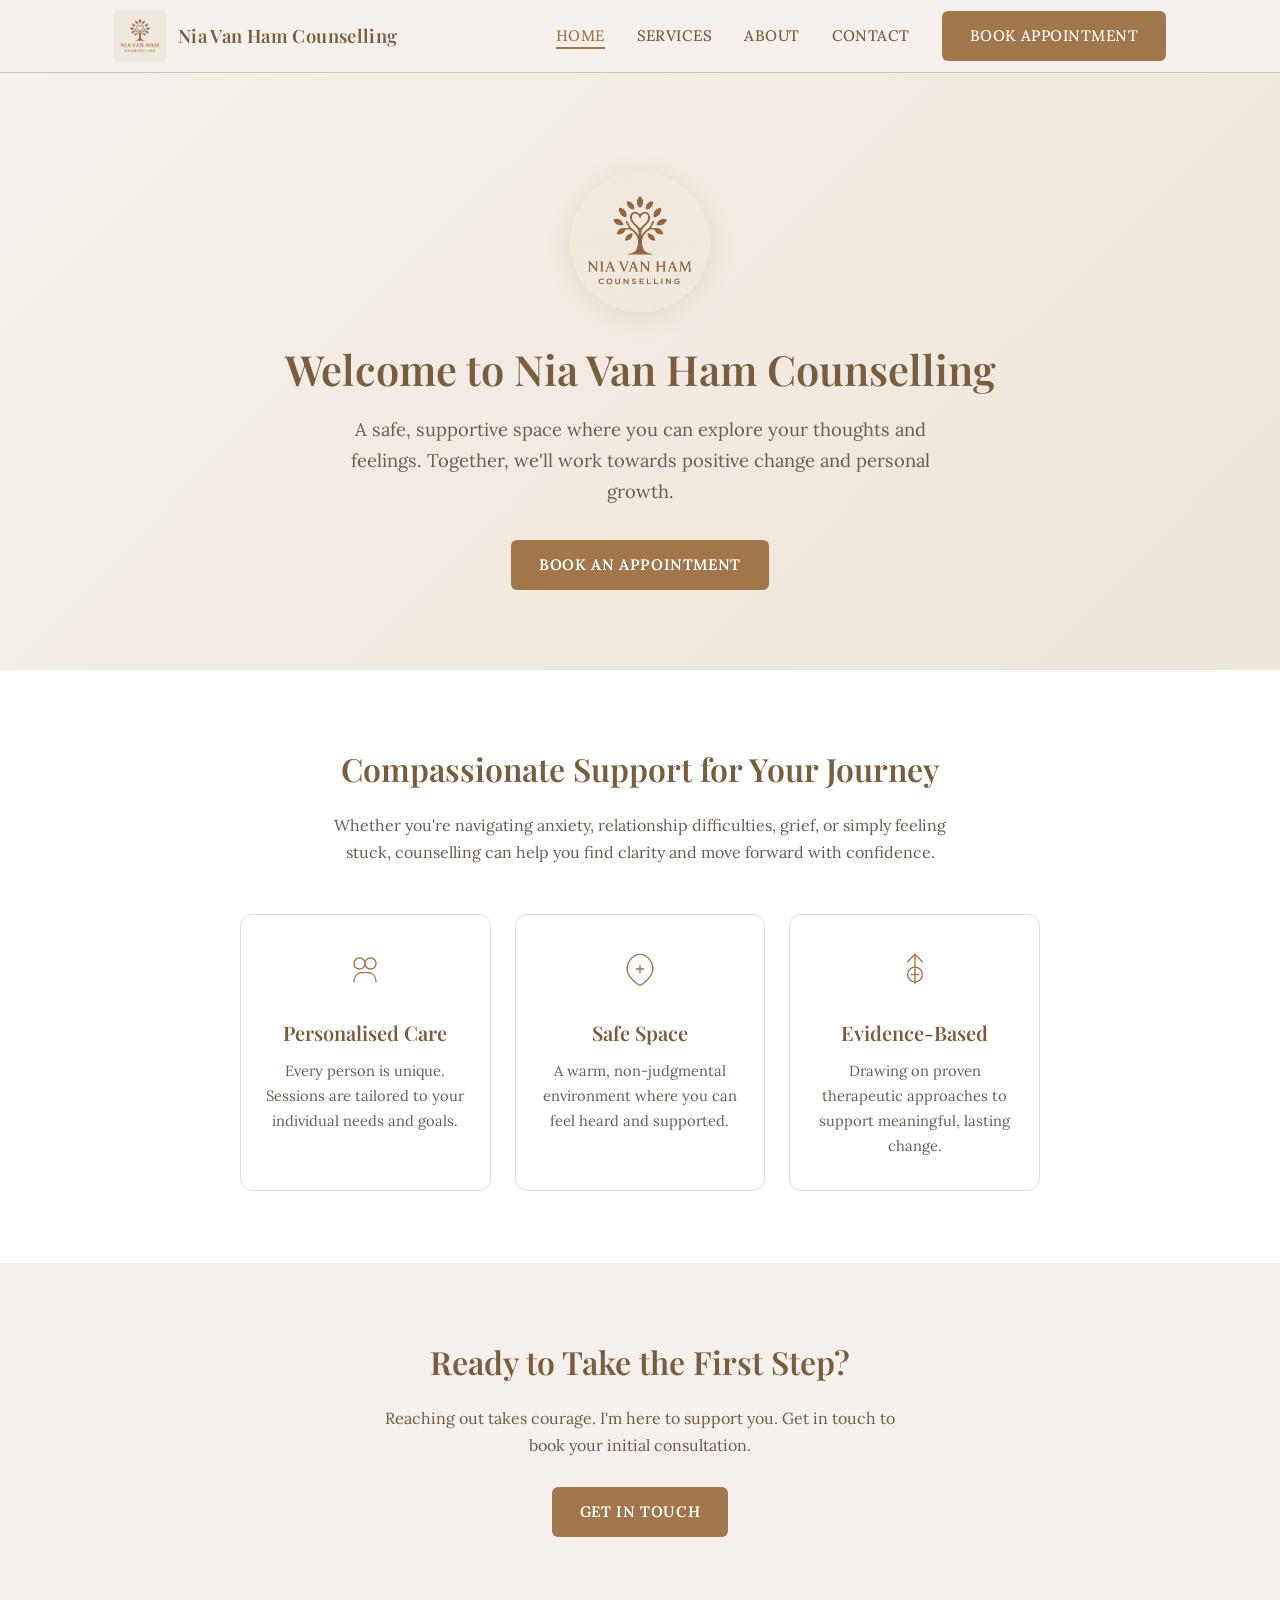
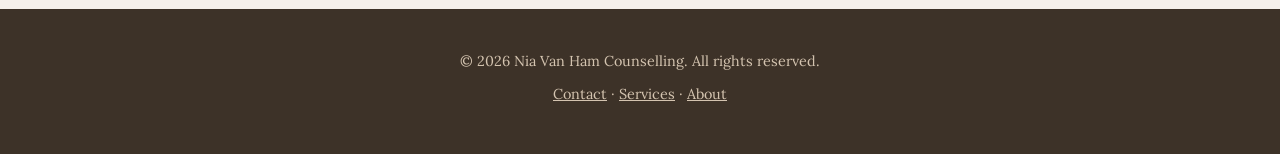
<file: index.html>
<!DOCTYPE html>
<html lang="en">
<head>
  <meta charset="UTF-8">
  <meta name="viewport" content="width=device-width, initial-scale=1.0">
  <title>Nia Van Ham Counselling</title>
  <meta name="description" content="Nia Van Ham Counselling — compassionate, professional counselling services. Supporting you through life's challenges with warmth and care.">
  <link rel="preconnect" href="https://fonts.googleapis.com">
  <link href="https://fonts.googleapis.com/css2?family=Lora:ital,wght@0,400;0,500;0,600;1,400&family=Playfair+Display:wght@500;600;700&display=swap" rel="stylesheet">
  <link rel="stylesheet" href="assets/style.css">
  <link rel="icon" href="assets/logo.jpeg" type="image/jpeg">
</head>
<body>

  <!-- Navigation -->
  <nav class="nav">
    <div class="container">
      <a href="index.html" class="nav-logo">
        <img src="assets/logo.jpeg" alt="Nia Van Ham Counselling logo">
        <span>Nia Van Ham Counselling</span>
      </a>
      <button class="hamburger" onclick="document.querySelector('.nav-links').classList.toggle('open')" aria-label="Menu">
        <span></span><span></span><span></span>
      </button>
      <ul class="nav-links">
        <li><a href="index.html" class="active">Home</a></li>
        <li><a href="services.html">Services</a></li>
        <li><a href="about.html">About</a></li>
        <li><a href="contact.html">Contact</a></li>
        <li><a href="contact.html" class="btn">Book Appointment</a></li>
      </ul>
    </div>
  </nav>

  <!-- Hero -->
  <section class="hero hero-home">
    <div class="container">
      <img src="assets/logo.jpeg" alt="Nia Van Ham Counselling" class="hero-logo">
      <h1 data-content="home.headline">Welcome to Nia Van Ham Counselling</h1>
      <p data-content="home.tagline">A safe, supportive space where you can explore your thoughts and feelings. Together, we'll work towards positive change and personal growth.</p>
      <a href="contact.html" class="btn" data-content="home.ctaText">Book an Appointment</a>
    </div>
  </section>

  <!-- Intro section -->
  <section class="section section-alt">
    <div class="container">
      <div class="section-heading">
        <h2 data-content="home.sectionHeading">Compassionate Support for Your Journey</h2>
        <p data-content="home.sectionText">Whether you're navigating anxiety, relationship difficulties, grief, or simply feeling stuck, counselling can help you find clarity and move forward with confidence.</p>
      </div>

      <div class="services-grid" style="max-width:800px; margin:0 auto;">
        <div class="service-card">
          <svg class="service-icon" viewBox="0 0 48 48" fill="none" stroke="#A0764A" stroke-width="1.5" stroke-linecap="round" stroke-linejoin="round"><circle cx="18" cy="18" r="6"/><circle cx="30" cy="18" r="6"/><path d="M12 38c0-5 3-9 7-10"/><path d="M29 28c4 1 7 5 7 10"/><path d="M19 28h10"/></svg>
          <h3 data-content="home.card1Title">Personalised Care</h3>
          <p data-content="home.card1Text">Every person is unique. Sessions are tailored to your individual needs and goals.</p>
        </div>
        <div class="service-card">
          <svg class="service-icon" viewBox="0 0 48 48" fill="none" stroke="#A0764A" stroke-width="1.5" stroke-linecap="round" stroke-linejoin="round"><path d="M24 8c-6 0-14 6-14 16s14 18 14 18 14-8 14-18-8-16-14-16z"/><path d="M24 20v8"/><path d="M20 24h8"/></svg>
          <h3 data-content="home.card2Title">Safe Space</h3>
          <p data-content="home.card2Text">A warm, non-judgmental environment where you can feel heard and supported.</p>
        </div>
        <div class="service-card">
          <svg class="service-icon" viewBox="0 0 48 48" fill="none" stroke="#A0764A" stroke-width="1.5" stroke-linecap="round" stroke-linejoin="round"><path d="M24 8v32"/><path d="M16 16l8-8 8 8"/><circle cx="24" cy="30" r="8"/><path d="M20 30h8"/></svg>
          <h3 data-content="home.card3Title">Evidence-Based</h3>
          <p data-content="home.card3Text">Drawing on proven therapeutic approaches to support meaningful, lasting change.</p>
        </div>
      </div>
    </div>
  </section>

  <!-- CTA Section -->
  <section class="section" style="text-align:center;">
    <div class="container">
      <h2 style="color:#7A5C3E;" data-content="home.ctaHeading">Ready to Take the First Step?</h2>
      <p style="max-width:540px; margin:12px auto 28px; color:#6B5B4E;" data-content="home.ctaSubtext">Reaching out takes courage. I'm here to support you. Get in touch to book your initial consultation.</p>
      <a href="contact.html" class="btn">Get in Touch</a>
    </div>
  </section>

  <!-- Footer -->
  <footer class="footer">
    <div class="container">
      <p>&copy; 2026 Nia Van Ham Counselling. All rights reserved.</p>
      <p><a href="contact.html">Contact</a> &middot; <a href="services.html">Services</a> &middot; <a href="about.html">About</a></p>
    </div>
  </footer>

  <script src="content.js"></script>
  <script>
    document.querySelectorAll('[data-content]').forEach(el => {
      const keys = el.dataset.content.split('.');
      let val = SITE_CONTENT;
      for (const k of keys) val = val?.[k];
      if (val) el.textContent = val;
    });
  </script>
</body>
</html>
</file>
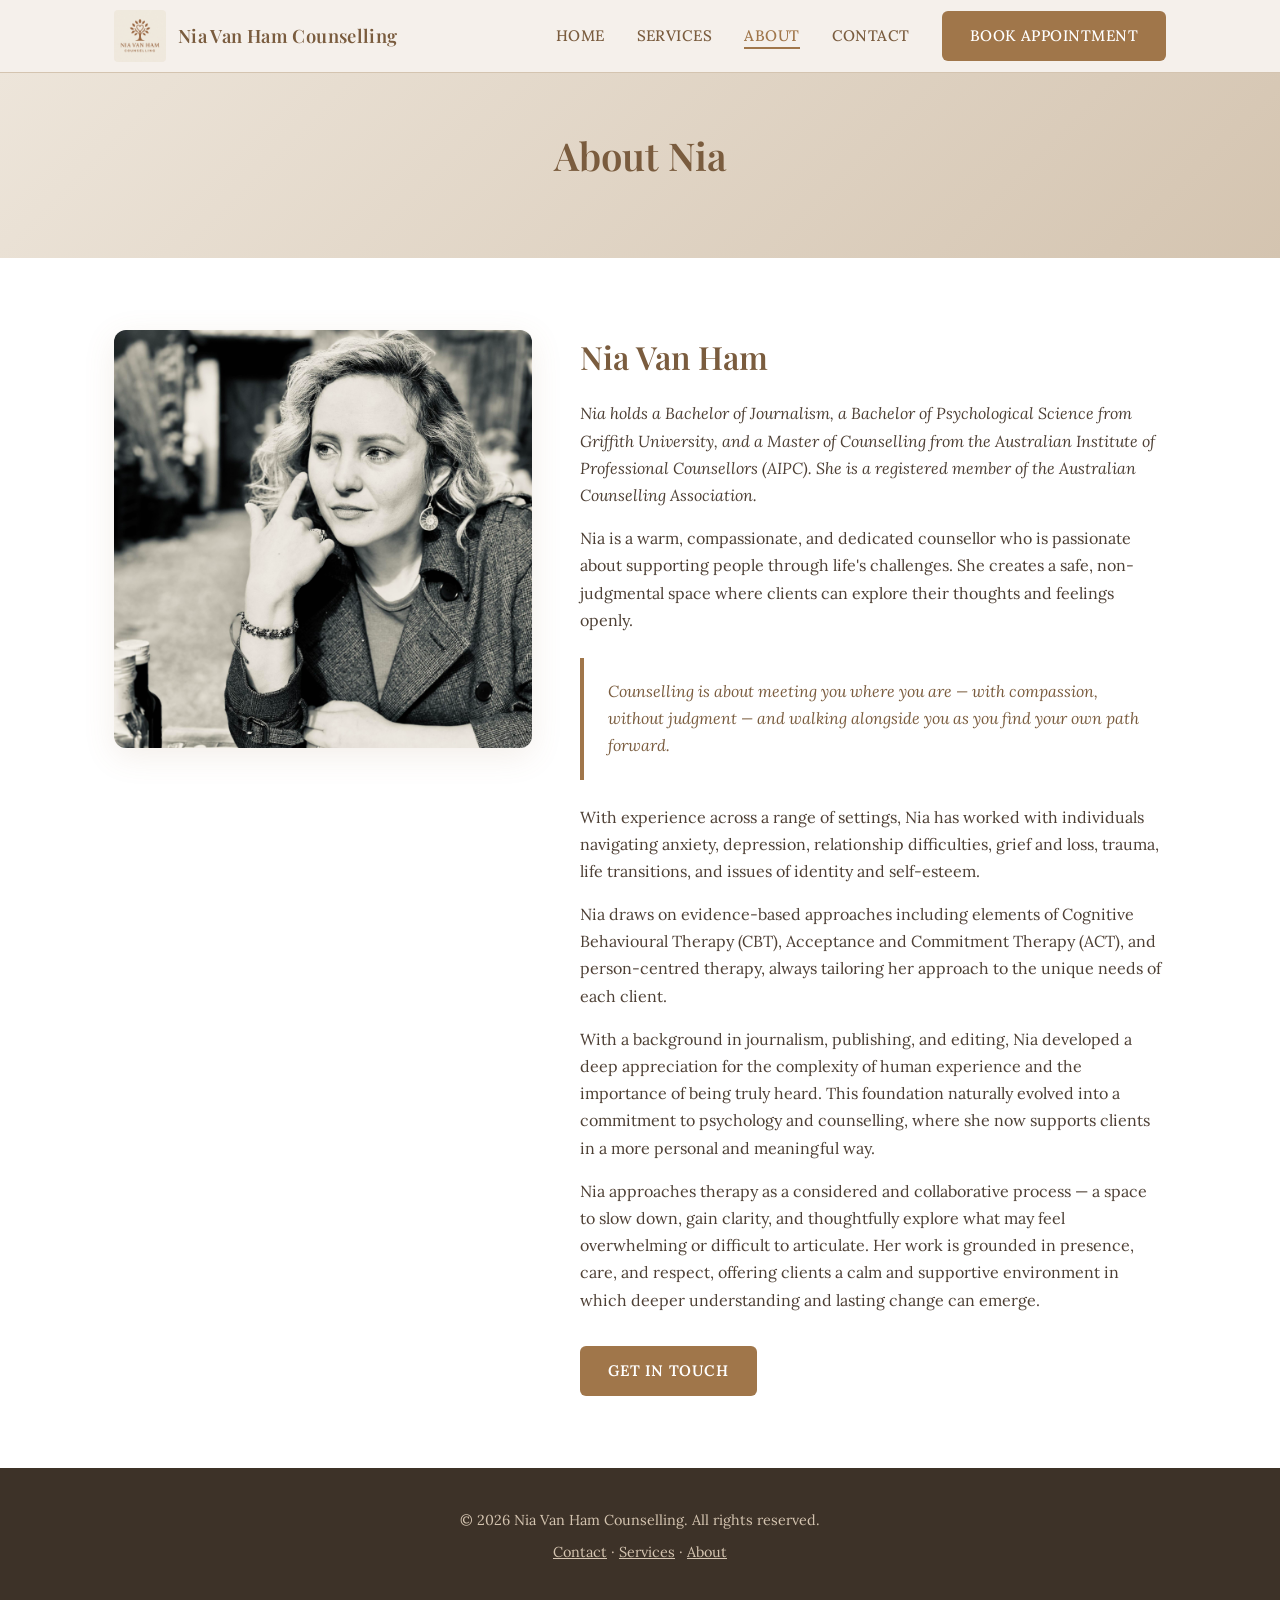
<file: about.html>
<!DOCTYPE html>
<html lang="en">
<head>
  <meta charset="UTF-8">
  <meta name="viewport" content="width=device-width, initial-scale=1.0">
  <title>About — Nia Van Ham Counselling</title>
  <meta name="description" content="Learn more about Nia Van Ham — qualifications, experience, and counselling approach.">
  <link rel="preconnect" href="https://fonts.googleapis.com">
  <link href="https://fonts.googleapis.com/css2?family=Lora:ital,wght@0,400;0,500;0,600;1,400&family=Playfair+Display:wght@500;600;700&display=swap" rel="stylesheet">
  <link rel="stylesheet" href="assets/style.css">
  <link rel="icon" href="assets/logo.jpeg" type="image/jpeg">
</head>
<body>

  <!-- Navigation -->
  <nav class="nav">
    <div class="container">
      <a href="index.html" class="nav-logo">
        <img src="assets/logo.jpeg" alt="Nia Van Ham Counselling logo">
        <span>Nia Van Ham Counselling</span>
      </a>
      <button class="hamburger" onclick="document.querySelector('.nav-links').classList.toggle('open')" aria-label="Menu">
        <span></span><span></span><span></span>
      </button>
      <ul class="nav-links">
        <li><a href="index.html">Home</a></li>
        <li><a href="services.html">Services</a></li>
        <li><a href="about.html" class="active">About</a></li>
        <li><a href="contact.html">Contact</a></li>
        <li><a href="contact.html" class="btn">Book Appointment</a></li>
      </ul>
    </div>
  </nav>

  <!-- Hero -->
  <section class="hero hero-page">
    <div class="container">
      <h1 data-content="about.heroTitle">About Nia</h1>
    </div>
  </section>

  <!-- About content -->
  <section class="section section-alt">
    <div class="container">
      <div class="about-content">
        <div>
          <img src="assets/portrait.jpg" alt="Nia Van Ham — Counsellor" class="about-portrait">
        </div>
        <div class="about-text">
          <h2 data-content="about.name">Nia Van Ham</h2>
          <p><em data-content="about.qualifications">Nia holds a Bachelor of Journalism, a Bachelor of Psychological Science from Griffith University, and a Master of Counselling from the Australian Institute of Professional Counsellors (AIPC). She is a registered member of the Australian Counselling Association.</em></p>

          <p data-content="about.bio1">Nia is a warm, compassionate, and dedicated counsellor who is passionate about supporting people through life's challenges. She creates a safe, non-judgmental space where clients can explore their thoughts and feelings openly.</p>

          <div class="about-highlight" data-content="about.quote">
            "Counselling is about meeting you where you are — with compassion, without judgment — and walking alongside you as you find your own path forward."
          </div>

          <p data-content="about.bio2">With experience across a range of settings, Nia has worked with individuals navigating anxiety, depression, relationship difficulties, grief and loss, trauma, life transitions, and issues of identity and self-esteem.</p>

          <p data-content="about.bio3">Nia draws on evidence-based approaches including Cognitive Behavioural Therapy (CBT), Acceptance and Commitment Therapy (ACT), and person-centred therapy, always tailoring her approach to the unique needs of each client.</p>

          <p data-content="about.bio4">With a background in journalism, publishing, and editing, Nia developed a deep appreciation for the complexity of human experience and the importance of being truly heard. This foundation naturally evolved into a commitment to psychology and counselling, where she now supports clients in a more personal and meaningful way.</p>

          <p data-content="about.bio5">Nia approaches therapy as a considered and collaborative process — a space to slow down, gain clarity, and thoughtfully explore what may feel overwhelming or difficult to articulate. Her work is grounded in presence, care, and respect, offering clients a calm and supportive environment in which deeper understanding and lasting change can emerge.</p>

          <div style="margin-top:32px;">
            <a href="contact.html" class="btn">Get in Touch</a>
          </div>
        </div>
      </div>
    </div>
  </section>

  <!-- Footer -->
  <footer class="footer">
    <div class="container">
      <p>&copy; 2026 Nia Van Ham Counselling. All rights reserved.</p>
      <p><a href="contact.html">Contact</a> &middot; <a href="services.html">Services</a> &middot; <a href="about.html">About</a></p>
    </div>
  </footer>

  <script src="content.js"></script>
  <script>
    document.querySelectorAll('[data-content]').forEach(el => {
      const keys = el.dataset.content.split('.');
      let val = SITE_CONTENT;
      for (const k of keys) val = val?.[k];
      if (val) el.textContent = val;
    });
  </script>
</body>
</html>
</file>
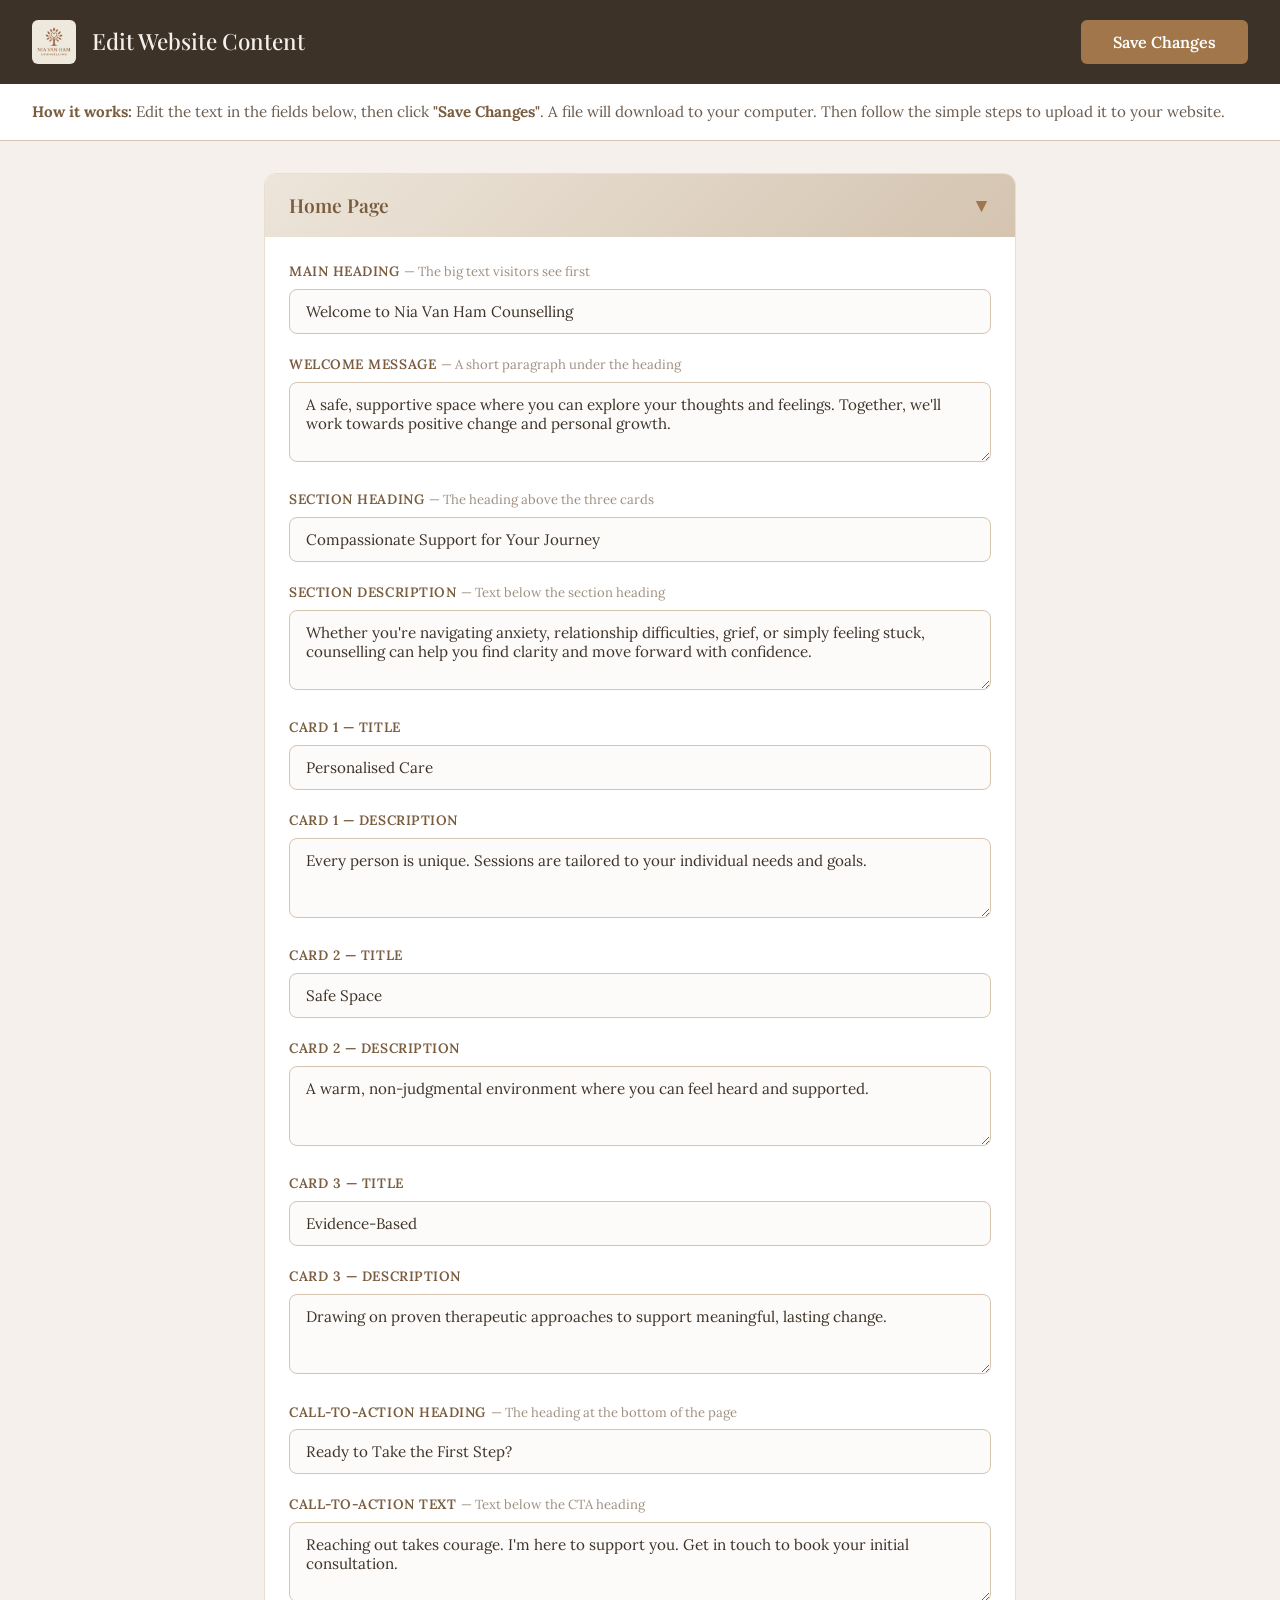
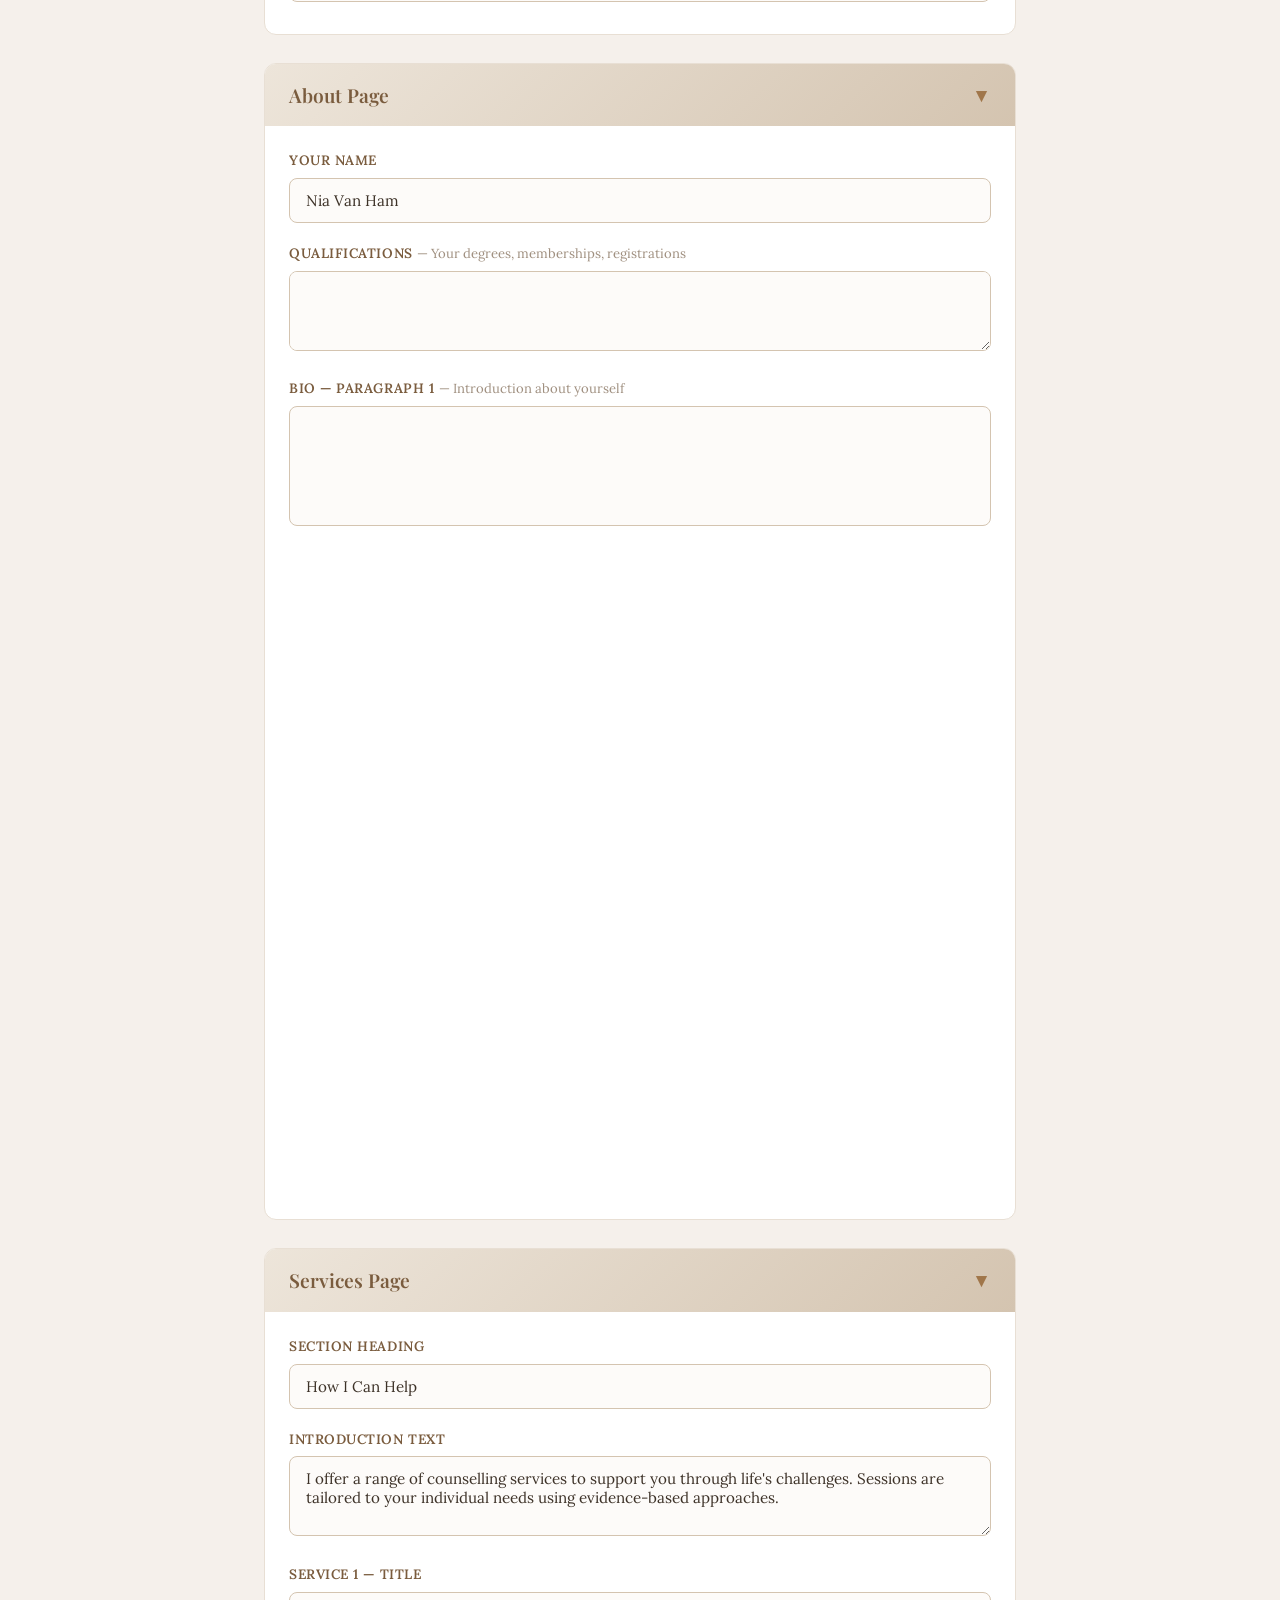
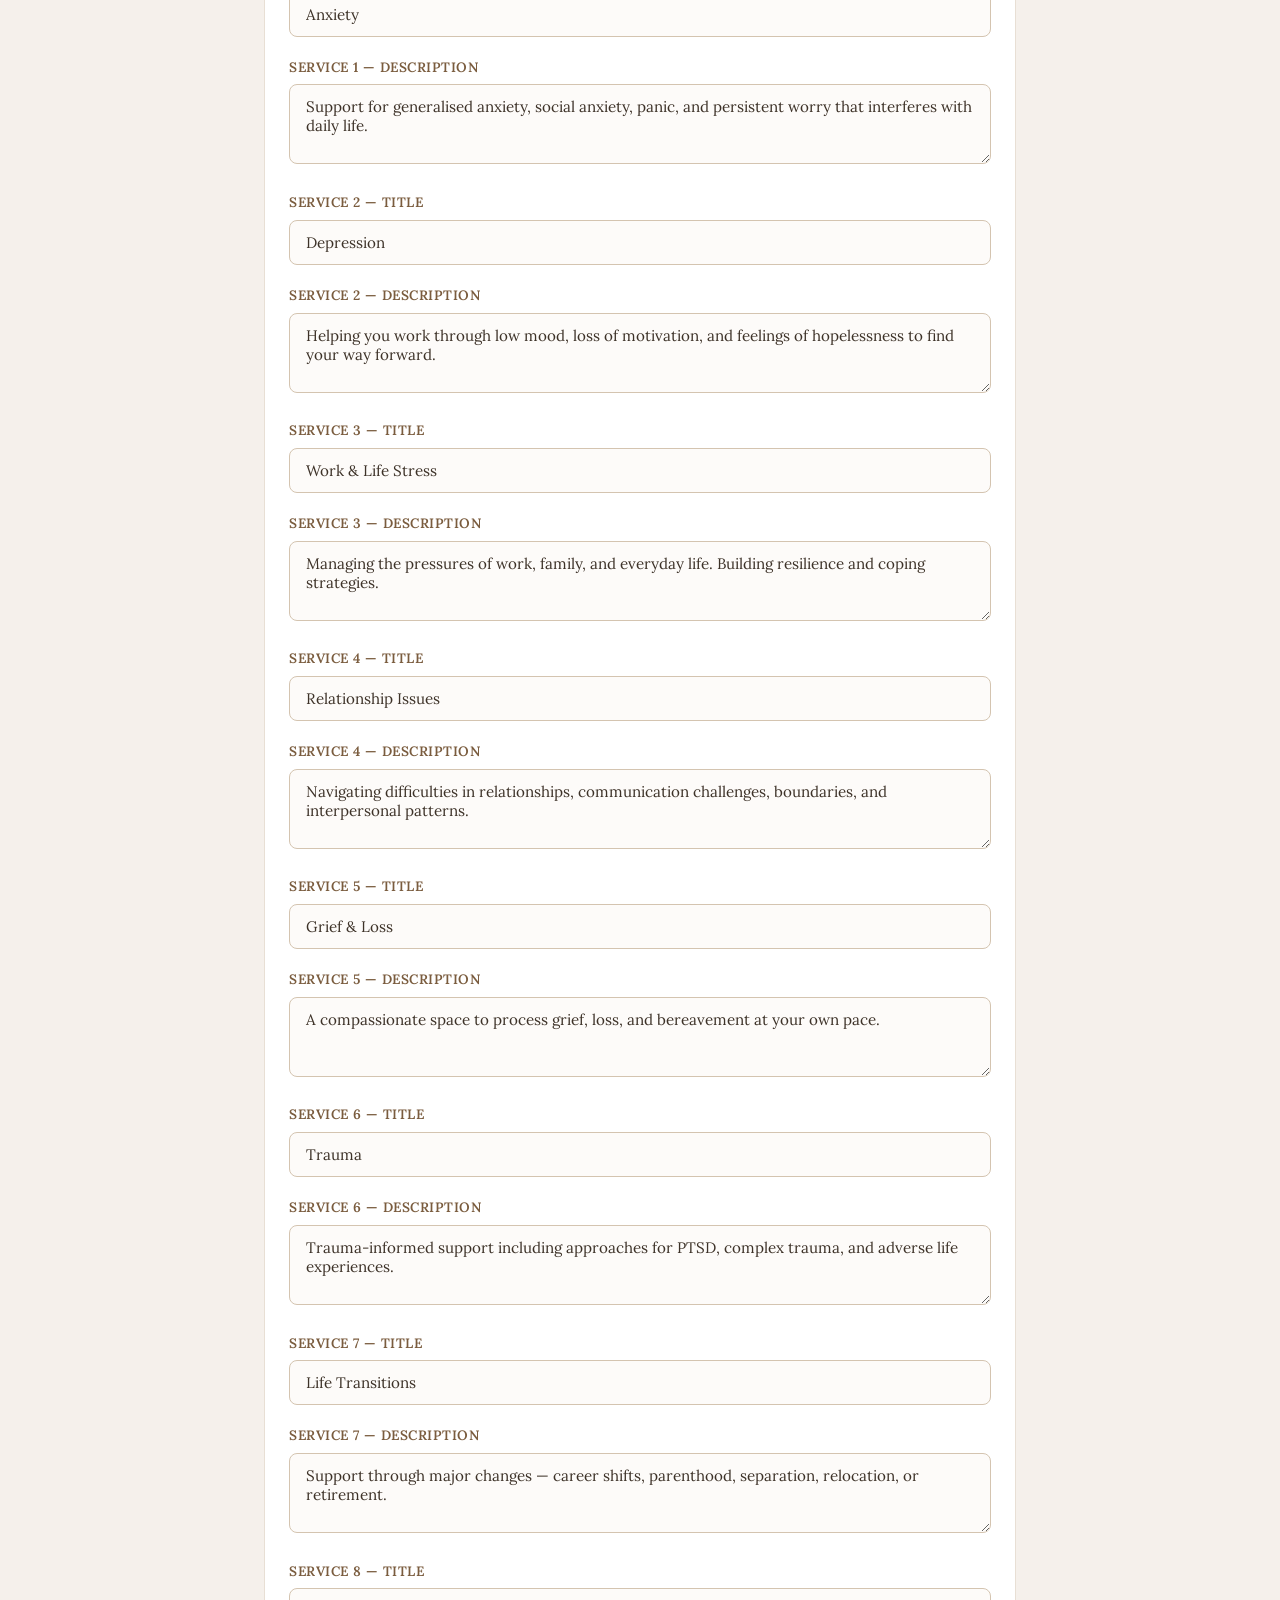
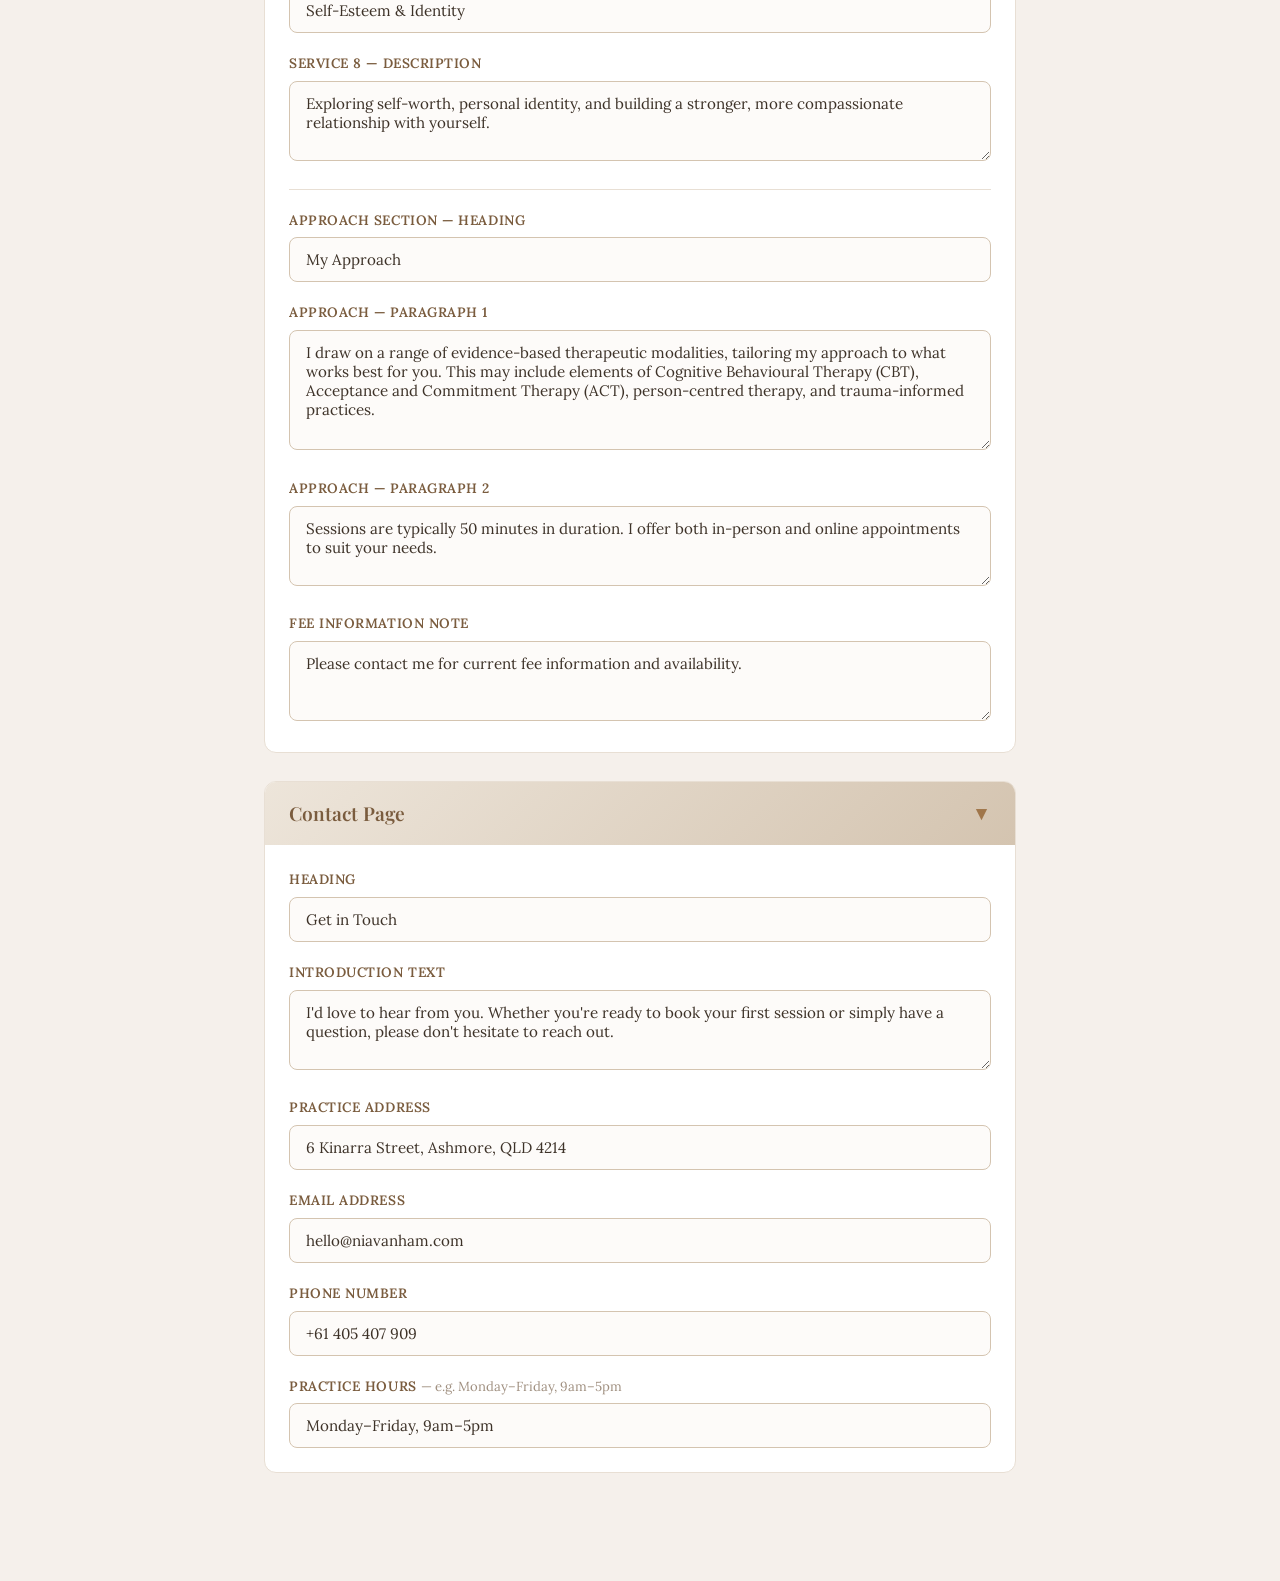
<file: admin.html>
<!DOCTYPE html>
<html lang="en">
<head>
  <meta charset="UTF-8">
  <meta name="viewport" content="width=device-width, initial-scale=1.0">
  <title>Edit Website Content — Nia Van Ham Counselling</title>
  <link rel="preconnect" href="https://fonts.googleapis.com">
  <link href="https://fonts.googleapis.com/css2?family=Lora:wght@400;500;600&family=Playfair+Display:wght@500;600&display=swap" rel="stylesheet">
  <link rel="icon" href="assets/logo.jpeg" type="image/jpeg">
  <style>
    *, *::before, *::after { box-sizing: border-box; margin: 0; padding: 0; }
    body {
      font-family: 'Lora', Georgia, serif;
      background: #F5F0EB;
      color: #3D3228;
      line-height: 1.6;
    }

    /* Header */
    .admin-header {
      background: #3D3228;
      color: #F5F0EB;
      padding: 20px 32px;
      display: flex;
      align-items: center;
      gap: 16px;
    }
    .admin-header img { height: 44px; width: 44px; border-radius: 6px; }
    .admin-header h1 {
      font-family: 'Playfair Display', Georgia, serif;
      font-size: 1.4rem;
      font-weight: 500;
    }
    .admin-header .save-btn {
      margin-left: auto;
      background: #A0764A;
      color: #fff;
      border: none;
      padding: 12px 32px;
      border-radius: 6px;
      font-family: 'Lora', serif;
      font-size: 1rem;
      font-weight: 600;
      cursor: pointer;
      transition: background 0.2s;
    }
    .admin-header .save-btn:hover { background: #7A5C3E; }

    /* Status banner */
    .status-banner {
      display: none;
      padding: 14px 32px;
      text-align: center;
      font-weight: 600;
      font-size: 0.95rem;
    }
    .status-banner.success { display: block; background: #d4edda; color: #155724; }
    .status-banner.error   { display: block; background: #f8d7da; color: #721c24; }

    /* Instructions bar */
    .instructions {
      background: #fff;
      border-bottom: 1px solid #D4C4B0;
      padding: 16px 32px;
      font-size: 0.95rem;
      color: #6B5B4E;
    }
    .instructions strong { color: #7A5C3E; }

    /* Main content */
    .admin-main {
      max-width: 800px;
      margin: 0 auto;
      padding: 32px 24px 80px;
    }

    /* Section blocks */
    .edit-section {
      background: #fff;
      border: 1px solid #E8DFD4;
      border-radius: 12px;
      margin-bottom: 28px;
      overflow: hidden;
    }
    .edit-section-header {
      background: linear-gradient(135deg, #EDE5DA, #D4C4B0);
      padding: 16px 24px;
      cursor: pointer;
      display: flex;
      align-items: center;
      justify-content: space-between;
      user-select: none;
    }
    .edit-section-header h2 {
      font-family: 'Playfair Display', Georgia, serif;
      font-size: 1.2rem;
      color: #7A5C3E;
      font-weight: 600;
    }
    .edit-section-header .arrow {
      font-size: 1.2rem;
      color: #A0764A;
      transition: transform 0.2s;
    }
    .edit-section.collapsed .edit-section-body { display: none; }
    .edit-section.collapsed .arrow { transform: rotate(-90deg); }
    .edit-section-body { padding: 24px; }

    /* Form fields */
    .field {
      margin-bottom: 20px;
    }
    .field:last-child { margin-bottom: 0; }
    .field label {
      display: block;
      font-size: 0.85rem;
      font-weight: 600;
      color: #7A5C3E;
      margin-bottom: 6px;
      text-transform: uppercase;
      letter-spacing: 0.04em;
    }
    .field label .hint {
      font-weight: 400;
      text-transform: none;
      letter-spacing: 0;
      color: #A09080;
      font-size: 0.82rem;
    }
    .field input,
    .field textarea {
      width: 100%;
      border: 1px solid #D4C4B0;
      border-radius: 8px;
      padding: 12px 16px;
      font-family: 'Lora', serif;
      font-size: 0.95rem;
      color: #3D3228;
      background: #FDFBF9;
      transition: border-color 0.2s;
    }
    .field input:focus,
    .field textarea:focus {
      outline: none;
      border-color: #A0764A;
      box-shadow: 0 0 0 3px rgba(160,118,74,0.12);
    }
    .field textarea { resize: vertical; min-height: 80px; }
    .field-long textarea { min-height: 120px; }

    /* Divider */
    .field-divider {
      border: none;
      border-top: 1px solid #E8DFD4;
      margin: 20px 0;
    }

    /* Modal overlay for download instructions */
    .modal-overlay {
      display: none;
      position: fixed;
      inset: 0;
      background: rgba(61,50,40,0.5);
      z-index: 1000;
      justify-content: center;
      align-items: center;
    }
    .modal-overlay.active { display: flex; }
    .modal {
      background: #fff;
      border-radius: 16px;
      max-width: 560px;
      width: 90%;
      padding: 36px;
      box-shadow: 0 20px 60px rgba(0,0,0,0.2);
    }
    .modal h2 {
      font-family: 'Playfair Display', Georgia, serif;
      color: #7A5C3E;
      margin-bottom: 16px;
      font-size: 1.4rem;
    }
    .modal p { margin-bottom: 12px; color: #4D3F34; }
    .modal .step {
      background: #F5F0EB;
      border-radius: 8px;
      padding: 14px 18px;
      margin-bottom: 12px;
      display: flex;
      gap: 12px;
      align-items: flex-start;
    }
    .modal .step-num {
      background: #A0764A;
      color: #fff;
      width: 28px;
      height: 28px;
      border-radius: 50%;
      display: flex;
      align-items: center;
      justify-content: center;
      font-weight: 700;
      font-size: 0.85rem;
      flex-shrink: 0;
    }
    .modal .step-text { font-size: 0.92rem; }
    .modal .close-btn {
      margin-top: 20px;
      background: #A0764A;
      color: #fff;
      border: none;
      padding: 12px 28px;
      border-radius: 6px;
      font-family: 'Lora', serif;
      font-size: 0.95rem;
      font-weight: 600;
      cursor: pointer;
      width: 100%;
    }
    .modal .close-btn:hover { background: #7A5C3E; }
  </style>
</head>
<body>

  <!-- Header -->
  <header class="admin-header">
    <img src="assets/logo.jpeg" alt="Logo">
    <h1>Edit Website Content</h1>
    <button class="save-btn" onclick="saveContent()">Save Changes</button>
  </header>

  <div class="status-banner" id="statusBanner"></div>

  <div class="instructions">
    <strong>How it works:</strong> Edit the text in the fields below, then click <strong>"Save Changes"</strong>. A file will download to your computer. Then follow the simple steps to upload it to your website.
  </div>

  <!-- Main editor -->
  <main class="admin-main" id="editorMain">
    <!-- Sections will be generated by JavaScript -->
  </main>

  <!-- Download instructions modal -->
  <div class="modal-overlay" id="modalOverlay">
    <div class="modal">
      <h2>Your changes have been saved!</h2>
      <p>A file called <strong>content.js</strong> has been downloaded. Now upload it to your website:</p>
      <div class="step">
        <span class="step-num">1</span>
        <span class="step-text">Go to <a href="https://github.com/AntonRize/Nia_Van_Ham" target="_blank" style="color:#A0764A; text-decoration:underline;">your website on GitHub</a></span>
      </div>
      <div class="step">
        <span class="step-num">2</span>
        <span class="step-text">Click on the file named <strong>content.js</strong></span>
      </div>
      <div class="step">
        <span class="step-num">3</span>
        <span class="step-text">Click the <strong>pencil icon</strong> (edit button) in the top right</span>
      </div>
      <div class="step">
        <span class="step-num">4</span>
        <span class="step-text">Select all text (Ctrl+A) and delete it, then open the downloaded file in Notepad, select all (Ctrl+A), copy (Ctrl+C), and paste (Ctrl+V) into GitHub</span>
      </div>
      <div class="step">
        <span class="step-num">5</span>
        <span class="step-text">Click the green <strong>"Commit changes"</strong> button, then click <strong>"Commit changes"</strong> again in the popup</span>
      </div>
      <p style="color:#A0764A; font-style:italic; margin-top:8px;">Your website will update within a few minutes!</p>
      <button class="close-btn" onclick="document.getElementById('modalOverlay').classList.remove('active')">Got It</button>
    </div>
  </div>

  <script src="content.js"></script>
  <script>
    // Field definitions — what Nia can edit
    const SECTIONS = [
      {
        id: 'home',
        title: 'Home Page',
        fields: [
          { key: 'headline', label: 'Main Heading', hint: 'The big text visitors see first' },
          { key: 'tagline', label: 'Welcome Message', hint: 'A short paragraph under the heading', type: 'textarea' },
          { key: 'sectionHeading', label: 'Section Heading', hint: 'The heading above the three cards' },
          { key: 'sectionText', label: 'Section Description', hint: 'Text below the section heading', type: 'textarea' },
          { key: 'card1Title', label: 'Card 1 — Title' },
          { key: 'card1Text', label: 'Card 1 — Description', type: 'textarea' },
          { key: 'card2Title', label: 'Card 2 — Title' },
          { key: 'card2Text', label: 'Card 2 — Description', type: 'textarea' },
          { key: 'card3Title', label: 'Card 3 — Title' },
          { key: 'card3Text', label: 'Card 3 — Description', type: 'textarea' },
          { key: 'ctaHeading', label: 'Call-to-Action Heading', hint: 'The heading at the bottom of the page' },
          { key: 'ctaSubtext', label: 'Call-to-Action Text', hint: 'Text below the CTA heading', type: 'textarea' },
        ]
      },
      {
        id: 'about',
        title: 'About Page',
        fields: [
          { key: 'name', label: 'Your Name' },
          { key: 'qualifications', label: 'Qualifications', hint: 'Your degrees, memberships, registrations', type: 'textarea' },
          { key: 'bio1', label: 'Bio — Paragraph 1', hint: 'Introduction about yourself', type: 'textarea', long: true },
          { key: 'quote', label: 'Featured Quote', hint: 'A personal quote or philosophy', type: 'textarea' },
          { key: 'bio2', label: 'Bio — Paragraph 2', hint: 'Your experience and areas of work', type: 'textarea', long: true },
          { key: 'bio3', label: 'Bio — Paragraph 3', hint: 'Your therapeutic approach', type: 'textarea', long: true },
          { key: 'bio4', label: 'Bio — Paragraph 4', hint: 'Anything else you want to share (optional)', type: 'textarea', long: true },
        ]
      },
      {
        id: 'services',
        title: 'Services Page',
        fields: [
          { key: 'introHeading', label: 'Section Heading' },
          { key: 'introText', label: 'Introduction Text', type: 'textarea' },
          { key: 'service1Title', label: 'Service 1 — Title' },
          { key: 'service1Text', label: 'Service 1 — Description', type: 'textarea' },
          { key: 'service2Title', label: 'Service 2 — Title' },
          { key: 'service2Text', label: 'Service 2 — Description', type: 'textarea' },
          { key: 'service3Title', label: 'Service 3 — Title' },
          { key: 'service3Text', label: 'Service 3 — Description', type: 'textarea' },
          { key: 'service4Title', label: 'Service 4 — Title' },
          { key: 'service4Text', label: 'Service 4 — Description', type: 'textarea' },
          { key: 'service5Title', label: 'Service 5 — Title' },
          { key: 'service5Text', label: 'Service 5 — Description', type: 'textarea' },
          { key: 'service6Title', label: 'Service 6 — Title' },
          { key: 'service6Text', label: 'Service 6 — Description', type: 'textarea' },
          { key: 'service7Title', label: 'Service 7 — Title' },
          { key: 'service7Text', label: 'Service 7 — Description', type: 'textarea' },
          { key: 'service8Title', label: 'Service 8 — Title' },
          { key: 'service8Text', label: 'Service 8 — Description', type: 'textarea' },
          { divider: true },
          { key: 'approachHeading', label: 'Approach Section — Heading' },
          { key: 'approachText1', label: 'Approach — Paragraph 1', type: 'textarea', long: true },
          { key: 'approachText2', label: 'Approach — Paragraph 2', type: 'textarea' },
          { key: 'feeNote', label: 'Fee Information Note', type: 'textarea' },
        ]
      },
      {
        id: 'contact',
        title: 'Contact Page',
        fields: [
          { key: 'heading', label: 'Heading' },
          { key: 'introText', label: 'Introduction Text', type: 'textarea' },
          { key: 'address', label: 'Practice Address' },
          { key: 'email', label: 'Email Address' },
          { key: 'phone', label: 'Phone Number' },
          { key: 'hours', label: 'Practice Hours', hint: 'e.g. Monday–Friday, 9am–5pm' },
        ]
      }
    ];

    // Build the editor UI
    function buildEditor() {
      const main = document.getElementById('editorMain');
      main.innerHTML = '';

      SECTIONS.forEach(section => {
        const div = document.createElement('div');
        div.className = 'edit-section';
        div.innerHTML = `
          <div class="edit-section-header" onclick="this.parentElement.classList.toggle('collapsed')">
            <h2>${section.title}</h2>
            <span class="arrow">&#9660;</span>
          </div>
          <div class="edit-section-body" id="section-${section.id}"></div>
        `;
        main.appendChild(div);

        const body = div.querySelector('.edit-section-body');
        section.fields.forEach(f => {
          if (f.divider) {
            body.innerHTML += '<hr class="field-divider">';
            return;
          }
          const val = SITE_CONTENT[section.id]?.[f.key] || '';
          const hintHtml = f.hint ? ` <span class="hint">— ${f.hint}</span>` : '';
          const fieldClass = f.long ? 'field field-long' : 'field';

          if (f.type === 'textarea') {
            body.innerHTML += `
              <div class="${fieldClass}">
                <label for="${section.id}-${f.key}">${f.label}${hintHtml}</label>
                <textarea id="${section.id}-${f.key}" data-section="${section.id}" data-key="${f.key}">${val}</textarea>
              </div>`;
          } else {
            body.innerHTML += `
              <div class="${fieldClass}">
                <label for="${section.id}-${f.key}">${f.label}${hintHtml}</label>
                <input type="text" id="${section.id}-${f.key}" data-section="${section.id}" data-key="${f.key}" value="${val.replace(/"/g, '&quot;')}">
              </div>`;
          }
        });
      });
    }

    // Collect current values and generate content.js
    function generateContentJS() {
      // Read all field values back into SITE_CONTENT
      document.querySelectorAll('[data-section][data-key]').forEach(el => {
        const section = el.dataset.section;
        const key = el.dataset.key;
        if (SITE_CONTENT[section]) {
          SITE_CONTENT[section][key] = el.value;
        }
      });

      // Generate the JS file content
      let js = `/*\n * ============================================\n *  WEBSITE CONTENT — Nia Van Ham Counselling\n * ============================================\n *  Edit the text between the quote marks below\n *  to update what appears on the website.\n *\n *  To edit: use the Admin Editor page (admin.html)\n *  or carefully change the text in quotes here.\n * ============================================\n */\n\nconst SITE_CONTENT = `;
      js += JSON.stringify(SITE_CONTENT, null, 2);
      js += `;\n\n// Make content available globally\nif (typeof window !== 'undefined') {\n  window.SITE_CONTENT = SITE_CONTENT;\n}\n`;
      return js;
    }

    // Save / download
    function saveContent() {
      try {
        const content = generateContentJS();
        const blob = new Blob([content], { type: 'application/javascript' });
        const url = URL.createObjectURL(blob);
        const a = document.createElement('a');
        a.href = url;
        a.download = 'content.js';
        document.body.appendChild(a);
        a.click();
        document.body.removeChild(a);
        URL.revokeObjectURL(url);

        // Show success + modal
        const banner = document.getElementById('statusBanner');
        banner.className = 'status-banner success';
        banner.textContent = 'File downloaded! Follow the steps below to update your website.';
        document.getElementById('modalOverlay').classList.add('active');

        setTimeout(() => { banner.className = 'status-banner'; }, 8000);
      } catch (e) {
        const banner = document.getElementById('statusBanner');
        banner.className = 'status-banner error';
        banner.textContent = 'Something went wrong. Please try again or ask Anton for help.';
      }
    }

    // Init
    buildEditor();
  </script>

</body>
</html>
</file>
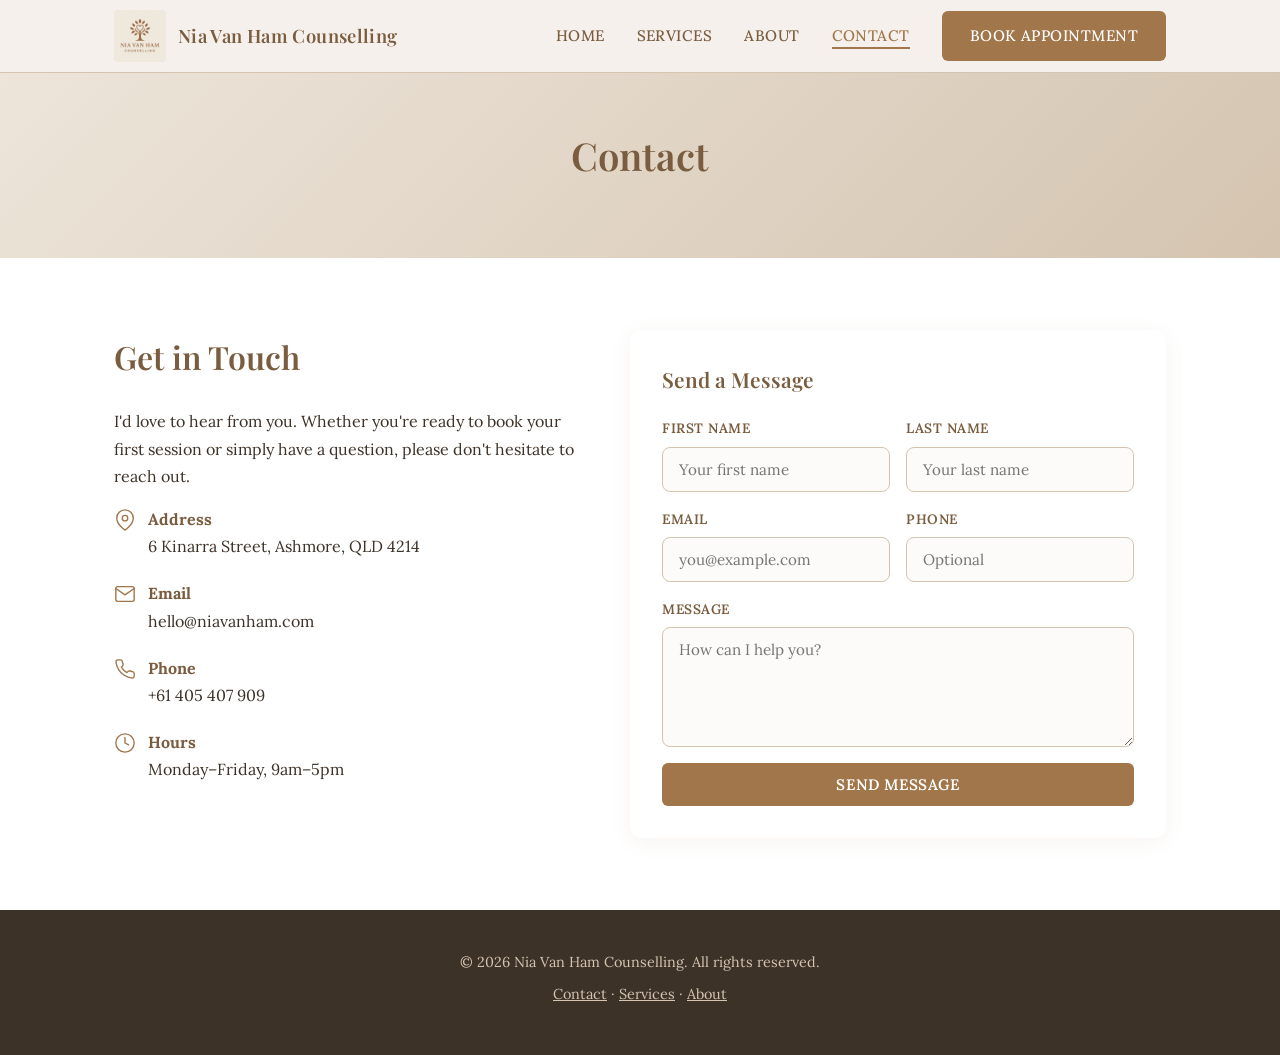
<file: contact.html>
<!DOCTYPE html>
<html lang="en">
<head>
  <meta charset="UTF-8">
  <meta name="viewport" content="width=device-width, initial-scale=1.0">
  <title>Contact — Nia Van Ham Counselling</title>
  <meta name="description" content="Get in touch with Nia Van Ham Counselling to book an appointment or ask a question.">
  <link rel="preconnect" href="https://fonts.googleapis.com">
  <link href="https://fonts.googleapis.com/css2?family=Lora:ital,wght@0,400;0,500;0,600;1,400&family=Playfair+Display:wght@500;600;700&display=swap" rel="stylesheet">
  <link rel="stylesheet" href="assets/style.css">
  <link rel="icon" href="assets/logo.jpeg" type="image/jpeg">
</head>
<body>

  <!-- Navigation -->
  <nav class="nav">
    <div class="container">
      <a href="index.html" class="nav-logo">
        <img src="assets/logo.jpeg" alt="Nia Van Ham Counselling logo">
        <span>Nia Van Ham Counselling</span>
      </a>
      <button class="hamburger" onclick="document.querySelector('.nav-links').classList.toggle('open')" aria-label="Menu">
        <span></span><span></span><span></span>
      </button>
      <ul class="nav-links">
        <li><a href="index.html">Home</a></li>
        <li><a href="services.html">Services</a></li>
        <li><a href="about.html">About</a></li>
        <li><a href="contact.html" class="active">Contact</a></li>
        <li><a href="contact.html" class="btn">Book Appointment</a></li>
      </ul>
    </div>
  </nav>

  <!-- Hero -->
  <section class="hero hero-page">
    <div class="container">
      <h1 data-content="contact.heroTitle">Contact</h1>
    </div>
  </section>

  <!-- Contact content -->
  <section class="section section-alt">
    <div class="container">
      <div class="contact-grid">

        <!-- Left: Contact details -->
        <div class="contact-info">
          <h2 data-content="contact.heading">Get in Touch</h2>
          <p data-content="contact.introText">I'd love to hear from you. Whether you're ready to book your first session or simply have a question, please don't hesitate to reach out.</p>

          <div class="contact-detail">
            <svg class="detail-icon-svg" viewBox="0 0 24 24" fill="none" stroke="#A0764A" stroke-width="1.5" stroke-linecap="round" stroke-linejoin="round" width="22" height="22"><path d="M21 10c0 7-9 13-9 13s-9-6-9-13a9 9 0 0 1 18 0z"/><circle cx="12" cy="10" r="3"/></svg>
            <div>
              <strong>Address</strong>
              <p data-content="contact.address">6 Kinarra Street, Ashmore, QLD 4214</p>
            </div>
          </div>

          <div class="contact-detail">
            <svg class="detail-icon-svg" viewBox="0 0 24 24" fill="none" stroke="#A0764A" stroke-width="1.5" stroke-linecap="round" stroke-linejoin="round" width="22" height="22"><path d="M4 4h16c1.1 0 2 .9 2 2v12c0 1.1-.9 2-2 2H4c-1.1 0-2-.9-2-2V6c0-1.1.9-2 2-2z"/><polyline points="22,6 12,13 2,6"/></svg>
            <div>
              <strong>Email</strong>
              <p data-content="contact.email">hello@niavanham.com</p>
            </div>
          </div>

          <div class="contact-detail">
            <svg class="detail-icon-svg" viewBox="0 0 24 24" fill="none" stroke="#A0764A" stroke-width="1.5" stroke-linecap="round" stroke-linejoin="round" width="22" height="22"><path d="M22 16.92v3a2 2 0 0 1-2.18 2 19.79 19.79 0 0 1-8.63-3.07 19.5 19.5 0 0 1-6-6 19.79 19.79 0 0 1-3.07-8.67A2 2 0 0 1 4.11 2h3a2 2 0 0 1 2 1.72c.127.96.361 1.903.7 2.81a2 2 0 0 1-.45 2.11L8.09 9.91a16 16 0 0 0 6 6l1.27-1.27a2 2 0 0 1 2.11-.45c.907.339 1.85.573 2.81.7A2 2 0 0 1 22 16.92z"/></svg>
            <div>
              <strong>Phone</strong>
              <p data-content="contact.phone">+61 405 407 909</p>
            </div>
          </div>

          <div class="contact-detail">
            <svg class="detail-icon-svg" viewBox="0 0 24 24" fill="none" stroke="#A0764A" stroke-width="1.5" stroke-linecap="round" stroke-linejoin="round" width="22" height="22"><circle cx="12" cy="12" r="10"/><polyline points="12 6 12 12 16 14"/></svg>
            <div>
              <strong>Hours</strong>
              <p data-content="contact.hours">Monday–Friday, 9am–5pm</p>
            </div>
          </div>
        </div>

        <!-- Right: Contact form -->
        <div class="contact-form">
          <h3>Send a Message</h3>
          <form action="https://formspree.io/f/PLACEHOLDER" method="POST">
            <div class="form-row">
              <div class="form-group">
                <label for="first-name">First Name</label>
                <input type="text" id="first-name" name="first-name" required placeholder="Your first name">
              </div>
              <div class="form-group">
                <label for="last-name">Last Name</label>
                <input type="text" id="last-name" name="last-name" required placeholder="Your last name">
              </div>
            </div>
            <div class="form-row">
              <div class="form-group">
                <label for="email">Email</label>
                <input type="email" id="email" name="email" required placeholder="you@example.com">
              </div>
              <div class="form-group">
                <label for="phone">Phone</label>
                <input type="tel" id="phone" name="phone" placeholder="Optional">
              </div>
            </div>
            <div class="form-group full" style="margin-bottom:16px;">
              <label for="message">Message</label>
              <textarea id="message" name="message" required placeholder="How can I help you?"></textarea>
            </div>
            <button type="submit" class="btn" style="width:100%; text-align:center;">Send Message</button>
          </form>
        </div>

      </div>
    </div>
  </section>

  <!-- Footer -->
  <footer class="footer">
    <div class="container">
      <p>&copy; 2026 Nia Van Ham Counselling. All rights reserved.</p>
      <p><a href="contact.html">Contact</a> &middot; <a href="services.html">Services</a> &middot; <a href="about.html">About</a></p>
    </div>
  </footer>

  <script src="content.js"></script>
  <script>
    document.querySelectorAll('[data-content]').forEach(el => {
      const keys = el.dataset.content.split('.');
      let val = SITE_CONTENT;
      for (const k of keys) val = val?.[k];
      if (val) el.textContent = val;
    });
  </script>
</body>
</html>
</file>
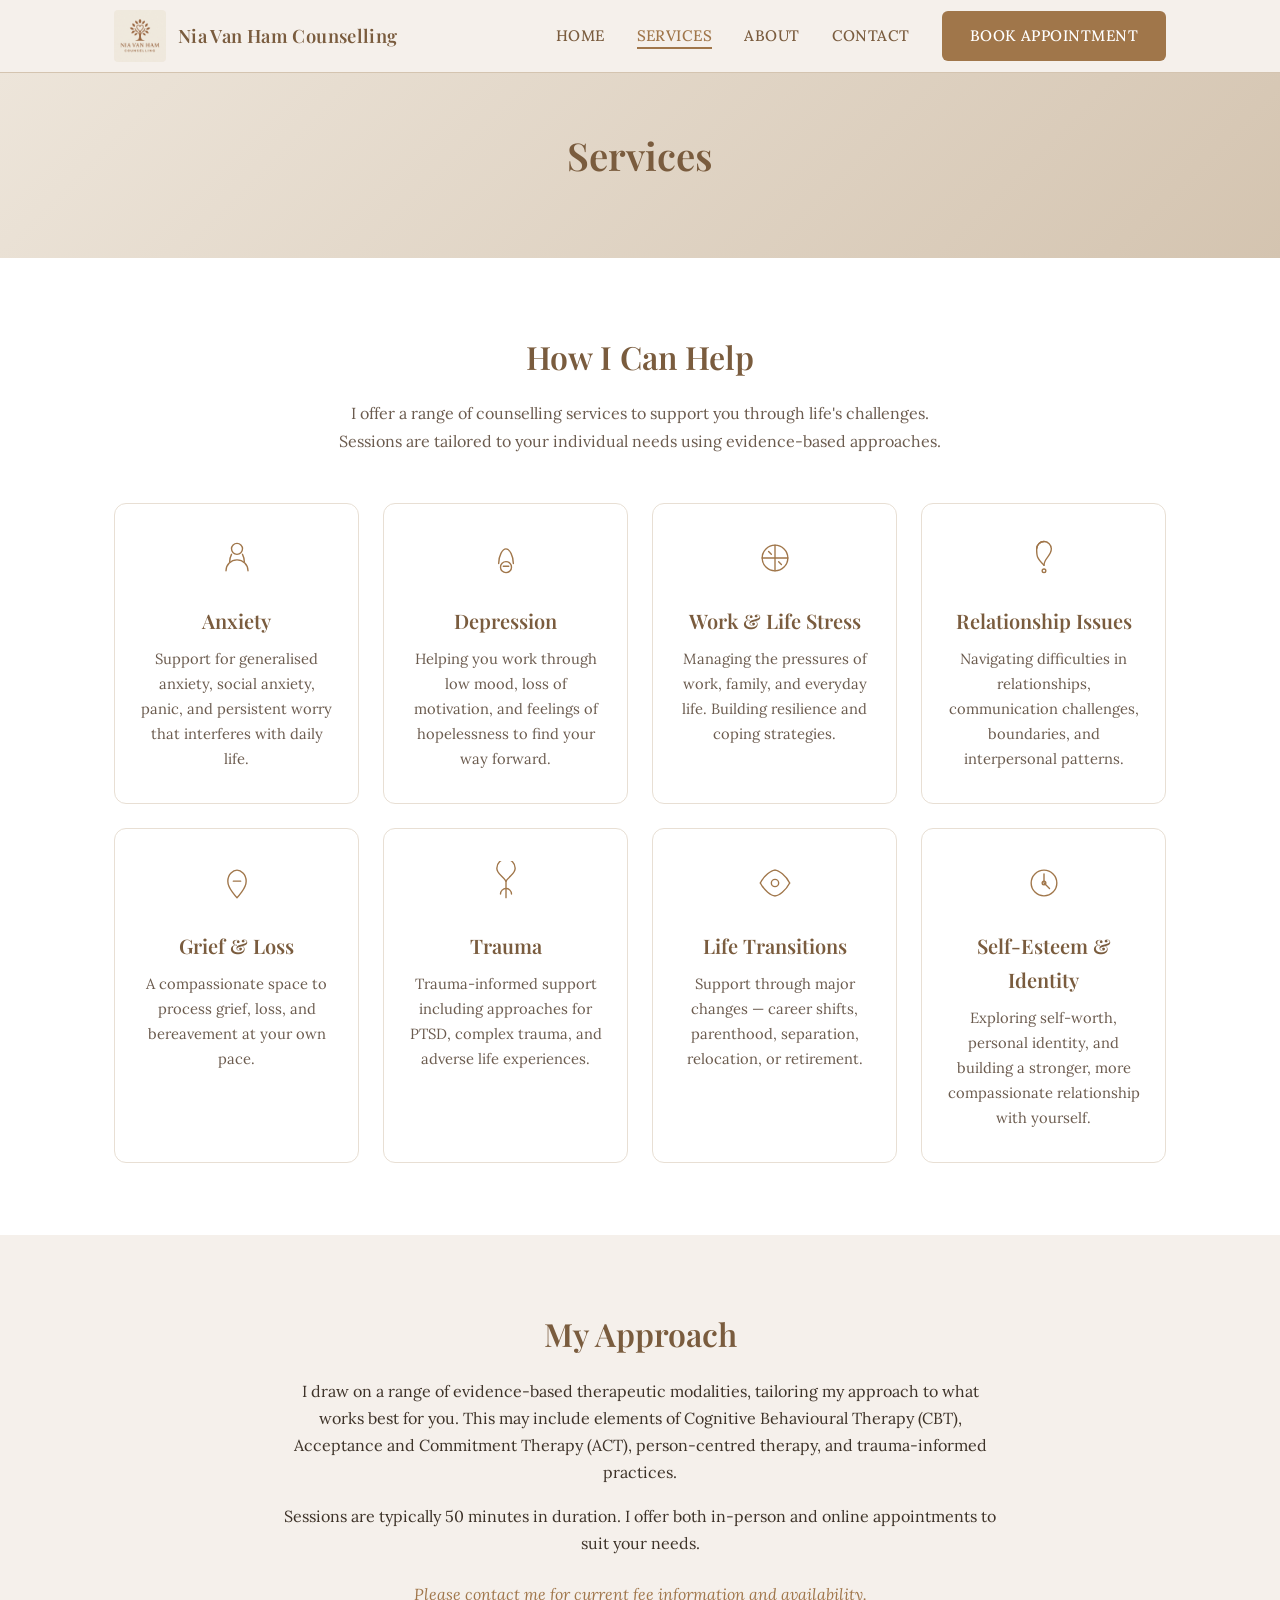
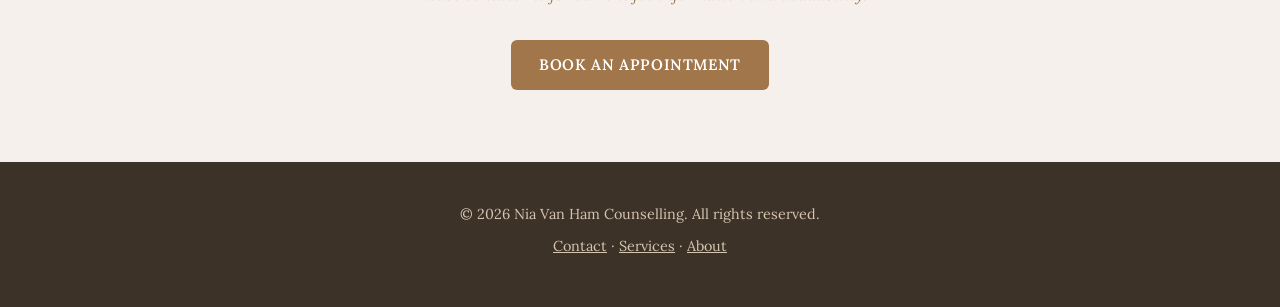
<file: services.html>
<!DOCTYPE html>
<html lang="en">
<head>
  <meta charset="UTF-8">
  <meta name="viewport" content="width=device-width, initial-scale=1.0">
  <title>Services — Nia Van Ham Counselling</title>
  <meta name="description" content="Counselling services offered by Nia Van Ham — support for anxiety, depression, relationships, grief, trauma, and more.">
  <link rel="preconnect" href="https://fonts.googleapis.com">
  <link href="https://fonts.googleapis.com/css2?family=Lora:ital,wght@0,400;0,500;0,600;1,400&family=Playfair+Display:wght@500;600;700&display=swap" rel="stylesheet">
  <link rel="stylesheet" href="assets/style.css">
  <link rel="icon" href="assets/logo.jpeg" type="image/jpeg">
</head>
<body>

  <!-- Navigation -->
  <nav class="nav">
    <div class="container">
      <a href="index.html" class="nav-logo">
        <img src="assets/logo.jpeg" alt="Nia Van Ham Counselling logo">
        <span>Nia Van Ham Counselling</span>
      </a>
      <button class="hamburger" onclick="document.querySelector('.nav-links').classList.toggle('open')" aria-label="Menu">
        <span></span><span></span><span></span>
      </button>
      <ul class="nav-links">
        <li><a href="index.html">Home</a></li>
        <li><a href="services.html" class="active">Services</a></li>
        <li><a href="about.html">About</a></li>
        <li><a href="contact.html">Contact</a></li>
        <li><a href="contact.html" class="btn">Book Appointment</a></li>
      </ul>
    </div>
  </nav>

  <!-- Hero -->
  <section class="hero hero-page">
    <div class="container">
      <h1 data-content="services.heroTitle">Services</h1>
    </div>
  </section>

  <!-- Services intro -->
  <section class="section section-alt">
    <div class="container">
      <div class="section-heading">
        <h2 data-content="services.introHeading">How I Can Help</h2>
        <p data-content="services.introText">I offer a range of counselling services to support you through life's challenges. Sessions are tailored to your individual needs using evidence-based approaches.</p>
      </div>

      <div class="services-grid">
        <div class="service-card">
          <svg class="service-icon" viewBox="0 0 48 48" fill="none" stroke="#A0764A" stroke-width="1.5" stroke-linecap="round" stroke-linejoin="round"><circle cx="24" cy="14" r="6"/><path d="M12 38c0-6.627 5.373-12 12-12s12 5.373 12 12"/><path d="M18 20s-2 4-2 8"/><path d="M30 20s2 4 2 8"/></svg>
          <h3 data-content="services.service1Title">Anxiety</h3>
          <p data-content="services.service1Text">Support for generalised anxiety, social anxiety, panic, and persistent worry that interferes with daily life.</p>
        </div>
        <div class="service-card">
          <svg class="service-icon" viewBox="0 0 48 48" fill="none" stroke="#A0764A" stroke-width="1.5" stroke-linecap="round" stroke-linejoin="round"><path d="M16 30c0-8 4-16 8-16s8 8 8 16"/><circle cx="24" cy="34" r="6"/><path d="M21 33h6"/></svg>
          <h3 data-content="services.service2Title">Depression</h3>
          <p data-content="services.service2Text">Helping you work through low mood, loss of motivation, and feelings of hopelessness to find your way forward.</p>
        </div>
        <div class="service-card">
          <svg class="service-icon" viewBox="0 0 48 48" fill="none" stroke="#A0764A" stroke-width="1.5" stroke-linecap="round" stroke-linejoin="round"><path d="M10 24h28"/><path d="M24 10v28"/><circle cx="24" cy="24" r="14"/><path d="M17 17l3 3"/><path d="M28 28l3 3"/></svg>
          <h3 data-content="services.service3Title">Work &amp; Life Stress</h3>
          <p data-content="services.service3Text">Managing the pressures of work, family, and everyday life. Building resilience and coping strategies.</p>
        </div>
        <div class="service-card">
          <svg class="service-icon" viewBox="0 0 48 48" fill="none" stroke="#A0764A" stroke-width="1.5" stroke-linecap="round" stroke-linejoin="round"><path d="M16 14a8 8 0 0 1 16 0c0 8-8 10-8 18"/><path d="M24 32c-8-8-8-10-8-18a8 8 0 0 1 8-8"/><circle cx="24" cy="38" r="2"/></svg>
          <h3 data-content="services.service4Title">Relationship Issues</h3>
          <p data-content="services.service4Text">Navigating difficulties in relationships, communication challenges, boundaries, and interpersonal patterns.</p>
        </div>
        <div class="service-card">
          <svg class="service-icon" viewBox="0 0 48 48" fill="none" stroke="#A0764A" stroke-width="1.5" stroke-linecap="round" stroke-linejoin="round"><path d="M24 10c-4 0-10 4-10 12s10 18 10 18 10-10 10-18-6-12-10-12z"/><path d="M20 22h8"/></svg>
          <h3 data-content="services.service5Title">Grief &amp; Loss</h3>
          <p data-content="services.service5Text">A compassionate space to process grief, loss, and bereavement at your own pace.</p>
        </div>
        <div class="service-card">
          <svg class="service-icon" viewBox="0 0 48 48" fill="none" stroke="#A0764A" stroke-width="1.5" stroke-linecap="round" stroke-linejoin="round"><path d="M24 40V22"/><path d="M24 22c-4-6-10-8-10-14a10 10 0 0 1 20 0c0 6-6 8-10 14z"/><path d="M18 36c0-3.3 2.7-6 6-6s6 2.7 6 6"/></svg>
          <h3 data-content="services.service6Title">Trauma</h3>
          <p data-content="services.service6Text">Trauma-informed support including approaches for PTSD, complex trauma, and adverse life experiences.</p>
        </div>
        <div class="service-card">
          <svg class="service-icon" viewBox="0 0 48 48" fill="none" stroke="#A0764A" stroke-width="1.5" stroke-linecap="round" stroke-linejoin="round"><path d="M8 24c4-8 12-14 16-14"/><path d="M24 10c4 0 12 6 16 14"/><path d="M8 24c4 8 12 14 16 14"/><path d="M24 38c4 0 12-6 16-14"/><circle cx="24" cy="24" r="4"/></svg>
          <h3 data-content="services.service7Title">Life Transitions</h3>
          <p data-content="services.service7Text">Support through major changes — career shifts, parenthood, separation, relocation, or retirement.</p>
        </div>
        <div class="service-card">
          <svg class="service-icon" viewBox="0 0 48 48" fill="none" stroke="#A0764A" stroke-width="1.5" stroke-linecap="round" stroke-linejoin="round"><circle cx="24" cy="24" r="14"/><path d="M24 14v10l6 6"/><circle cx="24" cy="24" r="2"/></svg>
          <h3 data-content="services.service8Title">Self-Esteem &amp; Identity</h3>
          <p data-content="services.service8Text">Exploring self-worth, personal identity, and building a stronger, more compassionate relationship with yourself.</p>
        </div>
      </div>
    </div>
  </section>

  <!-- Approach section -->
  <section class="section">
    <div class="container" style="max-width:760px; text-align:center;">
      <h2 style="color:#7A5C3E;" data-content="services.approachHeading">My Approach</h2>
      <p data-content="services.approachText1">I draw on a range of evidence-based therapeutic modalities, tailoring my approach to what works best for you. This may include elements of Cognitive Behavioural Therapy (CBT), Acceptance and Commitment Therapy (ACT), person-centred therapy, and trauma-informed practices.</p>
      <p data-content="services.approachText2">Sessions are typically 50 minutes in duration. I offer both in-person and online appointments to suit your needs.</p>
      <p style="color:#A0764A; font-style:italic; margin-top:24px;" data-content="services.feeNote">Please contact me for current fee information and availability.</p>
      <div style="margin-top:32px;">
        <a href="contact.html" class="btn">Book an Appointment</a>
      </div>
    </div>
  </section>

  <!-- Footer -->
  <footer class="footer">
    <div class="container">
      <p>&copy; 2026 Nia Van Ham Counselling. All rights reserved.</p>
      <p><a href="contact.html">Contact</a> &middot; <a href="services.html">Services</a> &middot; <a href="about.html">About</a></p>
    </div>
  </footer>

  <script src="content.js"></script>
  <script>
    document.querySelectorAll('[data-content]').forEach(el => {
      const keys = el.dataset.content.split('.');
      let val = SITE_CONTENT;
      for (const k of keys) val = val?.[k];
      if (val) el.textContent = val;
    });
  </script>
</body>
</html>
</file>
<file: assets/style.css>
/* ========================================
   Nia Van Ham Counselling — Global Styles
   Palette derived from logo:
     Cream bg:   #F5F0EB
     Warm brown: #A0764A
     Dark brown: #7A5C3E
     Light tan:  #D4C4B0
     Text dark:  #3D3228
     White:      #FFFFFF
   ======================================== */

/* Reset & base */
*, *::before, *::after { box-sizing: border-box; margin: 0; padding: 0; }

html { scroll-behavior: smooth; }

body {
  font-family: 'Lora', 'Georgia', serif;
  color: #3D3228;
  background: #F5F0EB;
  line-height: 1.7;
  -webkit-font-smoothing: antialiased;
}

img { max-width: 100%; height: auto; display: block; }
a { color: inherit; text-decoration: none; }

.container {
  max-width: 1100px;
  margin: 0 auto;
  padding: 0 24px;
}

/* ---- Typography ---- */
h1, h2, h3 {
  font-family: 'Playfair Display', 'Georgia', serif;
  font-weight: 600;
  color: #3D3228;
}

h1 { font-size: 2.6rem; line-height: 1.2; }
h2 { font-size: 2rem; margin-bottom: 16px; }
h3 { font-size: 1.25rem; margin-bottom: 8px; }
p  { margin-bottom: 16px; }

/* ---- Navigation ---- */
.nav {
  position: fixed;
  top: 0; left: 0; right: 0;
  z-index: 100;
  background: rgba(245, 240, 235, 0.95);
  backdrop-filter: blur(8px);
  border-bottom: 1px solid #D4C4B0;
}

.nav .container {
  display: flex;
  align-items: center;
  justify-content: space-between;
  height: 72px;
}

.nav-logo {
  display: flex;
  align-items: center;
  gap: 12px;
}

.nav-logo img {
  height: 52px;
  width: 52px;
  object-fit: contain;
  border-radius: 4px;
}

.nav-logo span {
  font-family: 'Playfair Display', 'Georgia', serif;
  font-size: 1.15rem;
  font-weight: 600;
  color: #7A5C3E;
  letter-spacing: 0.02em;
}

.nav-links {
  display: flex;
  align-items: center;
  gap: 32px;
  list-style: none;
}

.nav-links a {
  font-size: 0.95rem;
  font-weight: 500;
  color: #7A5C3E;
  transition: color 0.2s;
  letter-spacing: 0.03em;
  text-transform: uppercase;
  font-family: 'Lora', serif;
}

.nav-links a:hover,
.nav-links a.active {
  color: #A0764A;
  border-bottom: 2px solid #A0764A;
  padding-bottom: 2px;
}

.nav-links .btn {
  color: #fff !important;
  border-bottom: none !important;
  padding-bottom: 12px !important;
}

.btn {
  display: inline-block;
  background: #A0764A;
  color: #fff;
  padding: 12px 28px;
  border-radius: 6px;
  font-family: 'Lora', serif;
  font-size: 0.95rem;
  font-weight: 600;
  letter-spacing: 0.04em;
  text-transform: uppercase;
  transition: background 0.25s, transform 0.15s;
  border: none;
  cursor: pointer;
}

.btn:hover {
  background: #7A5C3E;
  transform: translateY(-1px);
}

.btn-outline {
  background: transparent;
  border: 2px solid #A0764A;
  color: #A0764A;
}

.btn-outline:hover {
  background: #A0764A;
  color: #fff;
}

/* ---- Hero Sections ---- */
.hero {
  margin-top: 72px;
  background: linear-gradient(135deg, #F5F0EB 0%, #EDE5DA 100%);
  padding: 80px 24px;
  text-align: center;
}

.hero h1 {
  margin-bottom: 20px;
  color: #7A5C3E;
}

.hero p {
  font-size: 1.15rem;
  color: #6B5B4E;
  max-width: 600px;
  margin: 0 auto 32px;
}

/* Home hero — larger & with logo */
.hero-home {
  padding: 100px 24px 80px;
}

.hero-home .hero-logo {
  width: 140px;
  height: 140px;
  margin: 0 auto 32px;
  border-radius: 50%;
  object-fit: cover;
  box-shadow: 0 4px 24px rgba(160,118,74,0.15);
}

/* Page heroes (About, Services, Contact) */
.hero-page {
  padding: 60px 24px;
  background: linear-gradient(135deg, #EDE5DA 0%, #D4C4B0 100%);
}

.hero-page h1 {
  font-size: 2.4rem;
}

/* ---- Section ---- */
.section {
  padding: 72px 24px;
}

.section-alt {
  background: #fff;
}

.section-heading {
  text-align: center;
  margin-bottom: 48px;
}

.section-heading h2 {
  color: #7A5C3E;
}

.section-heading p {
  max-width: 620px;
  margin: 8px auto 0;
  color: #6B5B4E;
}

/* ---- Services Grid ---- */
.services-grid {
  display: grid;
  grid-template-columns: repeat(auto-fill, minmax(240px, 1fr));
  gap: 24px;
}

.service-card {
  background: #fff;
  border: 1px solid #E8DFD4;
  border-radius: 12px;
  padding: 32px 24px;
  text-align: center;
  transition: transform 0.2s, box-shadow 0.2s;
}

.service-card:hover {
  transform: translateY(-4px);
  box-shadow: 0 8px 24px rgba(160,118,74,0.1);
}

.service-card .icon {
  font-size: 2.2rem;
  margin-bottom: 16px;
}

.service-card .service-icon {
  width: 44px;
  height: 44px;
  margin: 0 auto 16px;
}

.service-card h3 {
  color: #7A5C3E;
  margin-bottom: 8px;
}

.service-card p {
  font-size: 0.92rem;
  color: #6B5B4E;
  margin-bottom: 0;
}

/* ---- About Layout ---- */
.about-content {
  display: grid;
  grid-template-columns: 1fr 1.4fr;
  gap: 48px;
  align-items: start;
}

.about-portrait {
  border-radius: 12px;
  box-shadow: 0 8px 32px rgba(160,118,74,0.12);
  object-fit: cover;
  width: 100%;
  max-height: 520px;
}

.about-text h2 {
  color: #7A5C3E;
  margin-bottom: 16px;
}

.about-text p {
  color: #4D3F34;
}

.about-highlight {
  background: #fff;
  border-left: 4px solid #A0764A;
  padding: 20px 24px;
  border-radius: 0 8px 8px 0;
  margin: 24px 0;
  font-style: italic;
  color: #7A5C3E;
}

/* ---- Contact Layout ---- */
.contact-grid {
  display: grid;
  grid-template-columns: 1fr 1fr;
  gap: 48px;
}

.contact-info h2 {
  color: #7A5C3E;
  margin-bottom: 24px;
}

.contact-detail {
  display: flex;
  gap: 12px;
  align-items: flex-start;
  margin-bottom: 20px;
}

.contact-detail .detail-icon {
  font-size: 1.3rem;
  color: #A0764A;
  flex-shrink: 0;
  margin-top: 2px;
}

.contact-detail .detail-icon-svg {
  flex-shrink: 0;
  margin-top: 3px;
}

.contact-detail p {
  margin-bottom: 0;
}

.contact-detail strong {
  color: #7A5C3E;
}

.contact-form {
  background: #fff;
  border-radius: 12px;
  padding: 32px;
  box-shadow: 0 4px 20px rgba(160,118,74,0.08);
}

.contact-form h3 {
  color: #7A5C3E;
  margin-bottom: 20px;
  font-size: 1.3rem;
}

.form-row {
  display: grid;
  grid-template-columns: 1fr 1fr;
  gap: 16px;
  margin-bottom: 16px;
}

.form-group {
  display: flex;
  flex-direction: column;
}

.form-group.full {
  grid-column: 1 / -1;
}

.form-group label {
  font-size: 0.85rem;
  font-weight: 600;
  color: #7A5C3E;
  margin-bottom: 6px;
  text-transform: uppercase;
  letter-spacing: 0.04em;
}

.form-group input,
.form-group textarea {
  border: 1px solid #D4C4B0;
  border-radius: 8px;
  padding: 12px 16px;
  font-family: 'Lora', serif;
  font-size: 0.95rem;
  color: #3D3228;
  background: #FDFBF9;
  transition: border-color 0.2s;
}

.form-group input:focus,
.form-group textarea:focus {
  outline: none;
  border-color: #A0764A;
  box-shadow: 0 0 0 3px rgba(160,118,74,0.12);
}

.form-group textarea {
  resize: vertical;
  min-height: 120px;
}

/* ---- Footer ---- */
.footer {
  background: #3D3228;
  color: #D4C4B0;
  padding: 40px 24px;
  text-align: center;
}

.footer p {
  margin-bottom: 8px;
  font-size: 0.9rem;
}

.footer a {
  color: #D4C4B0;
  text-decoration: underline;
  transition: color 0.2s;
}

.footer a:hover {
  color: #F5F0EB;
}

/* ---- Responsive ---- */
@media (max-width: 768px) {
  .nav .container { padding: 0 16px; }
  .nav-logo span { display: none; }
  .nav-links { gap: 16px; }
  .nav-links a { font-size: 0.85rem; }
  .btn { padding: 10px 20px; font-size: 0.85rem; }

  h1 { font-size: 2rem; }
  h2 { font-size: 1.5rem; }

  .hero { padding: 60px 16px; }
  .hero-home { padding: 80px 16px 60px; }
  .hero-home .hero-logo { width: 110px; height: 110px; }

  .about-content { grid-template-columns: 1fr; gap: 32px; }
  .contact-grid { grid-template-columns: 1fr; }
  .form-row { grid-template-columns: 1fr; }
  .services-grid { grid-template-columns: 1fr 1fr; }
}

@media (max-width: 480px) {
  .services-grid { grid-template-columns: 1fr; }
  .nav-links { gap: 12px; }
}

/* ---- Hamburger (mobile) ---- */
.hamburger {
  display: none;
  background: none;
  border: none;
  cursor: pointer;
  padding: 4px;
}

.hamburger span {
  display: block;
  width: 24px;
  height: 2px;
  background: #7A5C3E;
  margin: 5px 0;
  transition: 0.3s;
}

@media (max-width: 640px) {
  .hamburger { display: block; }

  .nav-links {
    display: none;
    position: absolute;
    top: 72px;
    left: 0; right: 0;
    background: rgba(245,240,235,0.98);
    flex-direction: column;
    padding: 24px;
    gap: 20px;
    border-bottom: 1px solid #D4C4B0;
  }

  .nav-links.open { display: flex; }
}
</file>
